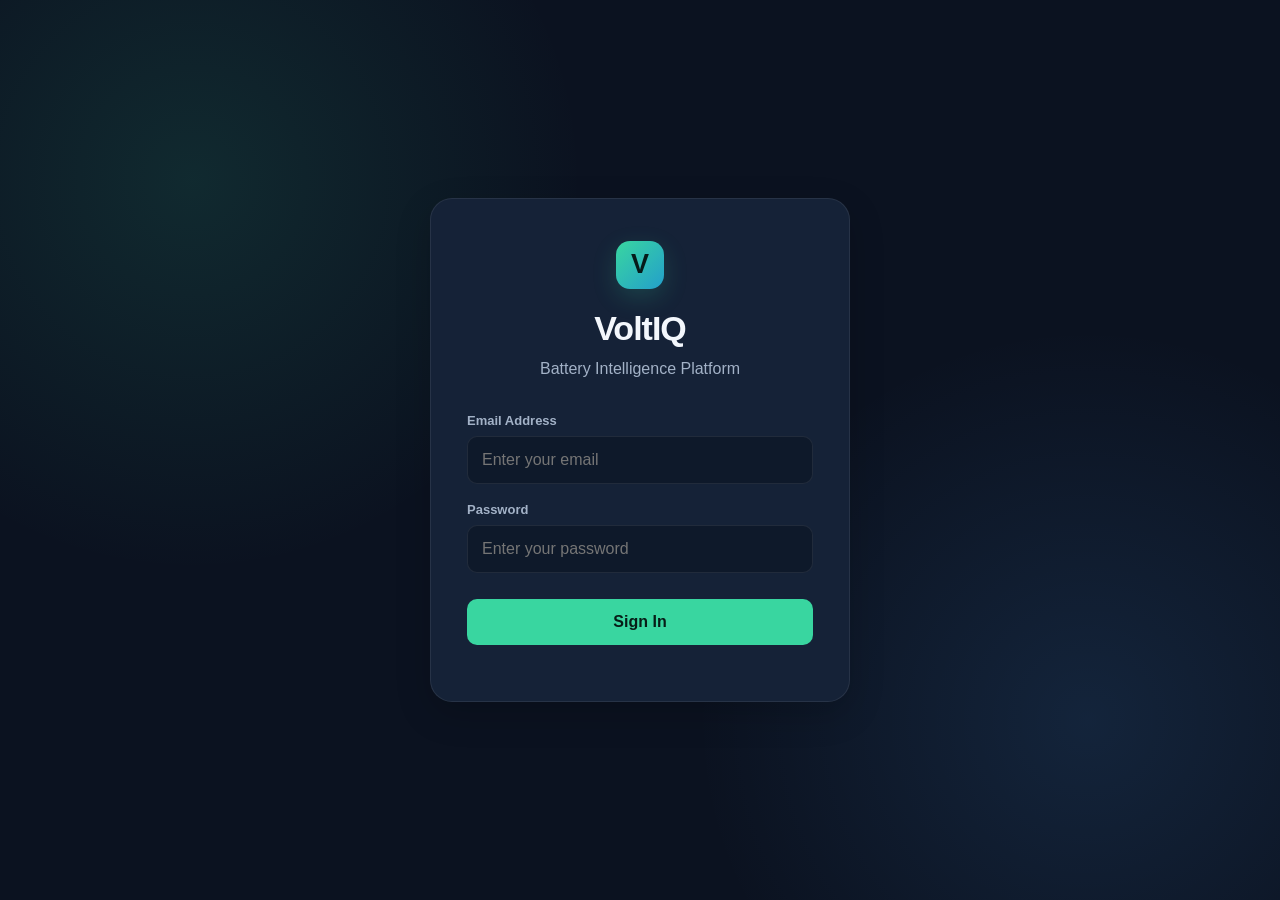
<file: frontend_backup_before_restore/index.html>
<!DOCTYPE html>
<html lang="en">
<head>
    <meta charset="UTF-8">
    <meta name="viewport" content="width=device-width, initial-scale=1.0">
    <meta name="theme-color" content="#101827">
    <title>VoltIQ | Battery Intelligence</title>
    <link rel="stylesheet" href="styles.css">
</head>
<body>

<!-- LOGIN SCREEN -->
<div id="loginScreen" class="login-screen">
    <div class="login-card">
        <div class="brand-mark">V</div>
        <h1>VoltIQ</h1>
        <p>Battery Intelligence Platform</p>

        <form id="loginForm">
            <label for="email">Email Address</label>
            <input
                type="email"
                id="email"
                placeholder="Enter your email"
                autocomplete="username"
                required
            >

            <label for="password">Password</label>
            <input
                type="password"
                id="password"
                placeholder="Enter your password"
                autocomplete="current-password"
                required
            >

            <button type="submit" id="loginButton">Sign In</button>
            <p id="loginError" class="error-message"></p>
        </form>
    </div>
</div>

<!-- MAIN APPLICATION -->
<div id="app" class="app-layout" style="display:none;">

    <!-- SIDEBAR -->
    <aside class="sidebar">

        <div class="sidebar-brand">
            <div class="brand-mark">V</div>
            <div>
                <h2>VoltIQ</h2>
                <span>BATTERY INTELLIGENCE</span>
            </div>
        </div>

        <div class="sidebar-label">WORKSPACE</div>

        <nav class="sidebar-nav">

            <button class="nav-item active" data-page="overview">
                <span class="nav-icon">▦</span>
                <span>Overview</span>
            </button>

            <button class="nav-item" data-page="monitor">
                <span class="nav-icon">▣</span>
                <span>Battery Monitor</span>
            </button>

            <button class="nav-item" data-page="alerts">
                <span class="nav-icon">♧</span>
                <span>Alerts & Notifications</span>
                <span id="alertBadge" class="nav-badge">0</span>
            </button>

            <button class="nav-item" data-page="charging">
                <span class="nav-icon">↕</span>
                <span>Charging & Discharging</span>
            </button>

            <button class="nav-item" data-page="reports">
                <span class="nav-icon">▤</span>
                <span>Reports</span>
            </button>

            <button class="nav-item" data-page="settings">
                <span class="nav-icon">⚙</span>
                <span>Settings</span>
            </button>

        </nav>

        <!-- USER GUIDE AT THE BOTTOM -->
        <div class="sidebar-bottom">

            <div class="sidebar-label">LEARN</div>

            <button class="nav-item guide-nav-item" data-page="guide">
                <span class="nav-icon">ⓘ</span>
                <span>Battery User Guide</span>
                <span class="guide-arrow">›</span>
            </button>

            <div class="sidebar-user">
                <div class="user-avatar">U</div>

                <div class="user-details">
                    <strong id="sidebarUserName">VoltIQ User</strong>
                    <span id="sidebarUserRole">Battery Account</span>
                </div>

                <button
                    id="logoutButton"
                    class="logout-button"
                    type="button"
                    title="Sign out"
                >↪</button>
            </div>

        </div>
    </aside>

    <!-- MAIN CONTENT -->
    <main class="main-content">

        <!-- TOP HEADER -->
        <header class="topbar">

            <div>
                <h1 id="pageTitle">Overview</h1>
                <p id="pageSubtitle">
                    Your battery performance at a glance.
                </p>
            </div>

            <div class="topbar-right">

                <div class="connection-status" id="connectionStatus">
                    <span class="status-dot"></span>
                    <span id="connectionText">Not connected</span>
                </div>

                <div class="topbar-date" id="currentDate"></div>

            </div>
        </header>

        <!-- DEMO AND LIVE MODE -->
        <section class="mode-panel">

            <div class="mode-heading">

                <div>
                    <span class="eyebrow">OPERATING MODE</span>
                    <h2>Choose your monitoring mode</h2>
                    <p>
                        Demo Mode displays sample readings.
                        Live Mode displays actual ESP32 readings.
                    </p>
                </div>

                <div class="mode-switch">

                    <button
                        id="demoModeButton"
                        class="mode-button active"
                        type="button"
                    >
                        Demo Mode
                    </button>

                    <button
                        id="liveModeButton"
                        class="mode-button"
                        type="button"
                    >
                        Live Mode
                    </button>

                </div>

            </div>

            <div id="modeNotice" class="mode-notice demo-notice">
                <strong>DEMO MODE</strong>
                <span>
                    Sample readings are being displayed.
                    These are not readings from your physical battery.
                </span>
            </div>

        </section>

        <!-- ================================= -->
        <!-- OVERVIEW PAGE -->
        <!-- ================================= -->

        <section id="page-overview" class="page-section active">

            <div class="section-heading">

                <div>
                    <h2>Battery Overview</h2>
                    <p>
                        Monitor your 12V, 7Ah lead-acid battery.
                    </p>
                </div>

                <span class="battery-spec-tag">
                    12V · 7Ah · Lead-Acid
                </span>

            </div>

            <!-- BATTERY METRICS -->
            <div class="metric-grid">

                <article class="metric-card">

                    <div class="metric-top">
                        <span>State of Charge</span>
                        <span class="metric-icon">🔋</span>
                    </div>

                    <div class="metric-value" id="overviewSoc">
                        --<small>%</small>
                    </div>

                    <div class="progress-track">
                        <div id="socProgress" class="progress-fill"></div>
                    </div>

                    <p id="socStatus">Waiting for readings</p>

                </article>

                <article class="metric-card">

                    <div class="metric-top">
                        <span>Battery Voltage</span>
                        <span class="metric-icon">⚡</span>
                    </div>

                    <div class="metric-value" id="overviewVoltage">
                        --<small> V</small>
                    </div>

                    <p>Measured battery voltage</p>

                </article>

                <article class="metric-card">

                    <div class="metric-top">
                        <span>Current</span>
                        <span class="metric-icon">↯</span>
                    </div>

                    <div class="metric-value" id="overviewCurrent">
                        --<small> A</small>
                    </div>

                    <p>Measured battery current</p>

                </article>

                <article class="metric-card">

                    <div class="metric-top">
                        <span>Temperature</span>
                        <span class="metric-icon">🌡</span>
                    </div>

                    <div class="metric-value" id="overviewTemperature">
                        --<small> °C</small>
                    </div>

                    <p id="temperatureStatus">
                        Waiting for readings
                    </p>

                </article>

            </div>

            <!-- HEALTH AND POWER -->
            <div class="overview-grid">

                <article class="panel health-panel">

                    <div class="panel-heading">

                        <div>
                            <span class="eyebrow">BATTERY CONDITION</span>
                            <h3>Battery Health Analysis</h3>
                        </div>

                        <span id="healthBadge" class="status-pill neutral">
                            Awaiting data
                        </span>

                    </div>

                    <div class="health-score-area">

                        <div class="health-ring" id="healthRing">

                            <div>
                                <strong id="overviewSoh">--</strong>
                                <span>SOH %</span>
                            </div>

                        </div>

                        <div class="health-description">
                            <h4 id="healthTitle">
                                Health analysis pending
                            </h4>

                            <p id="healthDescription">
                                Battery health will appear when a valid
                                SOH reading is available.
                            </p>
                        </div>

                    </div>

                    <div class="health-details">

                        <div>
                            <span>Battery type</span>
                            <strong>Lead-Acid</strong>
                        </div>

                        <div>
                            <span>Rated voltage</span>
                            <strong>12V</strong>
                        </div>

                        <div>
                            <span>Rated capacity</span>
                            <strong>7Ah</strong>
                        </div>

                    </div>

                </article>

                <article class="panel">

                    <div class="panel-heading">

                        <div>
                            <span class="eyebrow">POWER</span>
                            <h3>Power Overview</h3>
                        </div>

                    </div>

                    <div class="power-value" id="overviewPower">
                        -- <small>kW</small>
                    </div>

                    <p class="muted-text">
                        Calculated or reported battery power
                    </p>

                    <div class="power-info">

                        <div>
                            <span>Operating state</span>
                            <strong id="operatingState">Unknown</strong>
                        </div>

                        <div>
                            <span>Last update</span>
                            <strong id="lastUpdated">No data</strong>
                        </div>

                    </div>

                </article>

            </div>

            <!-- RECENT ALERTS -->
            <article class="panel">

                <div class="panel-heading">

                    <div>
                        <span class="eyebrow">LATEST EVENTS</span>
                        <h3>Recent Battery Alerts</h3>
                    </div>

                    <button
                        class="text-button"
                        data-page="alerts"
                        type="button"
                    >
                        View all alerts →
                    </button>

                </div>

                <div id="overviewAlerts" class="empty-state">
                    No alerts to display.
                </div>

            </article>

        </section>

        <!-- ================================= -->
        <!-- BATTERY MONITOR PAGE -->
        <!-- ================================= -->

        <section id="page-monitor" class="page-section">

            <div class="section-heading">

                <div>
                    <h2>Battery Monitor</h2>
                    <p>
                        Detailed electrical and thermal measurements.
                    </p>
                </div>

            </div>

            <div class="metric-grid">

                <article class="metric-card">
                    <span>Voltage</span>
                    <div class="metric-value" id="monitorVoltage">
                        --<small> V</small>
                    </div>
                </article>

                <article class="metric-card">
                    <span>Current</span>
                    <div class="metric-value" id="monitorCurrent">
                        --<small> A</small>
                    </div>
                </article>

                <article class="metric-card">
                    <span>Power</span>
                    <div class="metric-value" id="monitorPower">
                        --<small> kW</small>
                    </div>
                </article>

                <article class="metric-card">
                    <span>Temperature</span>
                    <div class="metric-value" id="monitorTemperature">
                        --<small> °C</small>
                    </div>
                </article>

            </div>

            <article class="panel">

                <div class="panel-heading">
                    <h3>Battery Technical Specifications</h3>
                </div>

                <div class="spec-grid">

                    <div>
                        <span>Battery chemistry</span>
                        <strong>Lead-Acid</strong>
                    </div>

                    <div>
                        <span>Nominal voltage</span>
                        <strong>12V</strong>
                    </div>

                    <div>
                        <span>Rated capacity</span>
                        <strong>7Ah</strong>
                    </div>

                    <div>
                        <span>Rated energy</span>
                        <strong>84Wh nominal</strong>
                    </div>

                    <div>
                        <span>Monitoring device</span>
                        <strong>ESP32</strong>
                    </div>

                    <div>
                        <span>Data source</span>
                        <strong id="monitorDataSource">Demo sample</strong>
                    </div>

                </div>

            </article>

            <article class="panel">

                <div class="panel-heading">
                    <h3>Latest Device Reading</h3>
                </div>

                <div id="deviceReading" class="empty-state">
                    No device reading available.
                </div>

            </article>

        </section>

        <!-- ================================= -->
        <!-- ALERTS PAGE -->
        <!-- ================================= -->

        <section id="page-alerts" class="page-section">

            <div class="section-heading">

                <div>
                    <h2>Alerts & Notifications</h2>
                    <p>
                        Review battery warnings and critical events.
                    </p>
                </div>

            </div>

            <div class="alert-summary-grid">

                <div class="metric-card">
                    <span>Total Alerts</span>
                    <div id="totalAlerts" class="metric-value">0</div>
                </div>

                <div class="metric-card">
                    <span>Warnings</span>
                    <div id="warningAlerts" class="metric-value">0</div>
                </div>

                <div class="metric-card">
                    <span>Critical Alerts</span>
                    <div id="criticalAlerts" class="metric-value">0</div>
                </div>

            </div>

            <article class="panel">

                <div class="panel-heading">
                    <h3>Alert History</h3>
                </div>

                <div id="alertsList" class="empty-state">
                    No alerts available.
                </div>

            </article>

        </section>

        <!-- ================================= -->
        <!-- CHARGING AND DISCHARGING PAGE -->
        <!-- ================================= -->

        <section id="page-charging" class="page-section">

            <div class="section-heading">

                <div>
                    <h2>Charging & Discharging</h2>
                    <p>
                        Understand how your battery stores and supplies energy.
                    </p>
                </div>

            </div>

            <div class="metric-grid">

                <article class="metric-card">
                    <span>State of Charge</span>
                    <div id="chargingSoc" class="metric-value">
                        --<small>%</small>
                    </div>
                </article>

                <article class="metric-card">
                    <span>Current</span>
                    <div id="chargingCurrent" class="metric-value">
                        --<small> A</small>
                    </div>
                </article>

                <article class="metric-card">
                    <span>Voltage</span>
                    <div id="chargingVoltage" class="metric-value">
                        --<small> V</small>
                    </div>
                </article>

            </div>

            <article class="panel">

                <div class="panel-heading">
                    <h3>Operating State</h3>
                </div>

                <div id="chargingState" class="empty-state">
                    Waiting for battery readings.
                </div>

                <p class="muted-text">
                    Charging or discharging direction must be determined
                    from the actual sensor wiring and current-sign convention.
                </p>

            </article>

        </section>

        <!-- ================================= -->
        <!-- REPORTS PAGE -->
        <!-- ================================= -->

        <section id="page-reports" class="page-section">

            <div class="section-heading">

                <div>
                    <h2>Reports</h2>
                    <p>
                        Review the latest available battery information.
                    </p>
                </div>

            </div>

            <article class="panel">

                <div class="panel-heading">
                    <h3>Battery Report</h3>
                </div>

                <div id="reportContent" class="empty-state">
                    Report information will appear when readings are available.
                </div>

            </article>

        </section>

        <!-- ================================= -->
        <!-- SETTINGS PAGE -->
        <!-- ================================= -->

        <section id="page-settings" class="page-section">

            <div class="section-heading">

                <div>
                    <h2>Settings</h2>
                    <p>
                        Configure battery warning thresholds and preferences.
                    </p>
                </div>

            </div>

            <form id="settingsForm" class="panel settings-form">

                <h3>Battery Warning Thresholds</h3>

                <div class="settings-grid">

                    <label>
                        Temperature warning (°C)
                        <input
                            type="number"
                            id="temperatureWarning"
                            min="0"
                            max="100"
                            step="0.5"
                            value="40"
                        >
                    </label>

                    <label>
                        Temperature critical (°C)
                        <input
                            type="number"
                            id="temperatureCritical"
                            min="0"
                            max="120"
                            step="0.5"
                            value="45"
                        >
                    </label>

                    <label>
                        Low SOC warning (%)
                        <input
                            type="number"
                            id="socWarning"
                            min="0"
                            max="100"
                            step="1"
                            value="20"
                        >
                    </label>

                    <label>
                        Low SOH warning (%)
                        <input
                            type="number"
                            id="sohWarning"
                            min="0"
                            max="100"
                            step="1"
                            value="70"
                        >
                    </label>

                </div>

                <h3>Notification Preferences</h3>

                <label class="checkbox-row">
                    <input type="checkbox" id="emailEnabled">
                    Enable email notifications
                </label>

                <label class="checkbox-row">
                    <input type="checkbox" id="whatsappEnabled">
                    Enable WhatsApp notifications
                </label>

                <label class="checkbox-row">
                    <input type="checkbox" id="weeklyReports">
                    Enable weekly reports
                </label>

                <button type="submit" class="primary-button">
                    Save Settings
                </button>

                <p id="settingsMessage" class="form-message"></p>

            </form>

        </section>

        <!-- ================================= -->
        <!-- BATTERY USER GUIDE PAGE -->
        <!-- LAST PAGE IN NAVIGATION -->
        <!-- ================================= -->

        <section id="page-guide" class="page-section">

            <div class="section-heading">

                <div>
                    <span class="eyebrow">VOLT IQ LEARNING CENTER</span>
                    <h2>Battery User Guide</h2>
                    <p>
                        Learn about your 12V, 7Ah lead-acid battery.
                    </p>
                </div>

            </div>

            <article class="guide-card">

                <details>
                    <summary>
                        1. Understanding Your 12V, 7Ah Battery
                    </summary>

                    <div class="guide-content">
                        <p>
                            Your battery is a 12V, 7Ah lead-acid battery.
                            Its nominal energy is approximately 84Wh
                            (12V × 7Ah). Actual usable energy depends on
                            battery condition, load, temperature and
                            discharge rate.
                        </p>
                    </div>
                </details>

                <details>
                    <summary>
                        2. What Is State of Charge (SOC)?
                    </summary>

                    <div class="guide-content">
                        <p>
                            SOC estimates how much charge remains in
                            the battery. It is expressed as a percentage.
                            A high SOC indicates more remaining charge.
                            A low SOC indicates that the battery may
                            need charging.
                        </p>
                    </div>
                </details>

                <details>
                    <summary>
                        3. What Is State of Health (SOH)?
                    </summary>

                    <div class="guide-content">
                        <p>
                            SOH estimates the battery's condition
                            compared with its original condition.
                            A reliable SOH estimate requires suitable
                            battery measurements and an estimation method.
                            It should not be presented as measured data
                            if the device does not provide it.
                        </p>
                    </div>
                </details>

                <details>
                    <summary>
                        4. Understanding Voltage and Current
                    </summary>

                    <div class="guide-content">
                        <p>
                            Voltage describes the electrical potential
                            of the battery. Current describes the rate
                            of electrical flow. The sign of current
                            depends on how the sensor is connected
                            and configured.
                        </p>
                    </div>
                </details>

                <details>
                    <summary>
                        5. Understanding Battery Temperature
                    </summary>

                    <div class="guide-content">
                        <p>
                            Temperature monitoring helps identify
                            overheating conditions. The temperature
                            sensor's location matters: an ambient
                            temperature reading may differ from
                            the actual battery temperature.
                        </p>
                    </div>
                </details>

                <details>
                    <summary>
                        6. Demo Mode vs Live Mode
                    </summary>

                    <div class="guide-content">

                        <p>
                            <strong>Demo Mode:</strong>
                            Displays sample readings for exploring
                            the dashboard. These are not measurements
                            from your physical battery.
                        </p>

                        <p>
                            <strong>Live Mode:</strong>
                            Displays readings received from your ESP32.
                            If the device is disconnected or has not
                            sent data, the dashboard should show that
                            live readings are unavailable rather than
                            inventing values.
                        </p>

                    </div>
                </details>

                <details>
                    <summary>
                        7. Battery Safety Reminders
                    </summary>

                    <div class="guide-content">
                        <p>
                            Use a charger designed for your battery type.
                            Avoid short circuits, incorrect polarity,
                            overheating and physical damage. Follow the
                            battery manufacturer's charging and handling
                            instructions.
                        </p>
                    </div>
                </details>

            </article>

        </section>

        <!-- FOOTER -->
        <footer class="app-footer">
            <span>VoltIQ Battery Intelligence</span>
            <span>12V · 7Ah Lead-Acid Battery</span>
        </footer>

    </main>

</div>

<!-- TOAST NOTIFICATIONS -->
<div id="toastContainer" class="toast-container"></div>

<!-- APPLICATION JAVASCRIPT -->
<script src="app.js"></script>

</body>
</html>
</file>
<file: frontend_backup_before_restore/styles.css>
/* =========================================================
   VOLTIQ - BATTERY INTELLIGENCE
   Complete responsive stylesheet
   ========================================================= */

:root {
    --background: #0b1220;
    --sidebar: #101a2b;
    --surface: #152237;
    --surface-light: #1b2b42;
    --surface-hover: #20334d;

    --primary: #39d6a0;
    --primary-dark: #1dbb86;
    --secondary: #50a7ff;

    --text: #f3f7fc;
    --text-secondary: #a3b2c7;
    --muted: #72839a;

    --border: rgba(255, 255, 255, 0.08);

    --success: #35d49a;
    --warning: #f4bd55;
    --danger: #ff6475;

    --radius: 16px;
    --shadow: 0 12px 35px rgba(0, 0, 0, 0.18);
}

* {
    margin: 0;
    padding: 0;
    box-sizing: border-box;
}

html {
    scroll-behavior: smooth;
}

body {
    font-family: Inter, "Segoe UI", Arial, sans-serif;
    background: var(--background);
    color: var(--text);
    min-height: 100vh;
}

button,
input {
    font: inherit;
}

button {
    cursor: pointer;
}

button:disabled {
    opacity: 0.6;
    cursor: not-allowed;
}

p {
    color: var(--text-secondary);
    line-height: 1.6;
}

h1,
h2,
h3,
h4 {
    color: var(--text);
}

/* =========================================================
   LOGIN SCREEN
   ========================================================= */

.login-screen {
    min-height: 100vh;
    display: flex;
    align-items: center;
    justify-content: center;
    padding: 24px;
    background:
        radial-gradient(circle at 15% 20%, rgba(57, 214, 160, 0.12), transparent 30%),
        radial-gradient(circle at 85% 80%, rgba(80, 167, 255, 0.12), transparent 30%),
        var(--background);
}

.login-card {
    width: 100%;
    max-width: 420px;
    padding: 42px 36px;
    border: 1px solid var(--border);
    background: var(--surface);
    border-radius: 22px;
    box-shadow: var(--shadow);
}

.brand-mark {
    width: 48px;
    height: 48px;
    display: flex;
    align-items: center;
    justify-content: center;
    border-radius: 14px;
    background: linear-gradient(135deg, #39d6a0, #239fcb);
    color: #061b1a;
    font-size: 27px;
    font-weight: 900;
    box-shadow: 0 8px 25px rgba(57, 214, 160, 0.18);
}

.login-card .brand-mark {
    margin: 0 auto 20px;
}

.login-card h1 {
    text-align: center;
    font-size: 34px;
    letter-spacing: -1px;
}

.login-card > p {
    text-align: center;
    margin: 8px 0 32px;
}

.login-card label {
    display: block;
    margin: 18px 0 8px;
    color: var(--text-secondary);
    font-size: 13px;
    font-weight: 600;
}

.login-card input {
    width: 100%;
    padding: 14px;
    border: 1px solid var(--border);
    border-radius: 10px;
    background: #0e192a;
    color: var(--text);
    outline: none;
    transition: 0.2s;
}

.login-card input:focus {
    border-color: var(--primary);
    box-shadow: 0 0 0 3px rgba(57, 214, 160, 0.1);
}

.login-card button {
    width: 100%;
    margin-top: 26px;
    padding: 14px;
    border: none;
    border-radius: 10px;
    background: var(--primary);
    color: #071d17;
    font-weight: 800;
    transition: 0.2s;
}

.login-card button:hover {
    background: var(--primary-dark);
    transform: translateY(-1px);
}

.error-message {
    color: var(--danger);
    font-size: 13px;
    margin-top: 14px;
}

/* =========================================================
   MAIN APPLICATION LAYOUT
   ========================================================= */

.app-layout {
    min-height: 100vh;
    display: flex;
}

.sidebar {
    width: 260px;
    min-width: 260px;
    min-height: 100vh;
    padding: 25px 17px 18px;
    display: flex;
    flex-direction: column;
    background: var(--sidebar);
    border-right: 1px solid var(--border);
    position: sticky;
    top: 0;
    height: 100vh;
    overflow-y: auto;
}

.sidebar-brand {
    display: flex;
    align-items: center;
    gap: 12px;
    padding: 0 10px 34px;
}

.sidebar-brand h2 {
    font-size: 22px;
    letter-spacing: -0.5px;
}

.sidebar-brand span {
    display: block;
    color: var(--muted);
    font-size: 9px;
    letter-spacing: 1.3px;
    margin-top: 4px;
}

.sidebar-label {
    color: #65758d;
    font-size: 10px;
    font-weight: 800;
    letter-spacing: 1.4px;
    padding: 10px 12px;
}

.sidebar-nav {
    display: flex;
    flex-direction: column;
    gap: 6px;
}

.nav-item {
    width: 100%;
    display: flex;
    align-items: center;
    gap: 12px;
    min-height: 46px;
    padding: 11px 13px;
    border: 1px solid transparent;
    border-radius: 10px;
    background: transparent;
    color: var(--text-secondary);
    text-align: left;
    font-size: 13px;
    font-weight: 600;
    transition: 0.2s;
}

.nav-item:hover {
    background: var(--surface-hover);
    color: var(--text);
}

.nav-item.active {
    background: rgba(57, 214, 160, 0.12);
    color: var(--primary);
    border-color: rgba(57, 214, 160, 0.12);
}

.nav-icon {
    width: 21px;
    text-align: center;
    font-size: 17px;
}

.nav-badge {
    min-width: 21px;
    height: 21px;
    display: inline-flex;
    align-items: center;
    justify-content: center;
    margin-left: auto;
    padding: 0 6px;
    border-radius: 20px;
    background: rgba(255, 100, 117, 0.15);
    color: var(--danger);
    font-size: 10px;
    font-weight: 800;
}

.sidebar-bottom {
    margin-top: auto;
    padding-top: 25px;
}

.guide-nav-item {
    margin-bottom: 22px;
}

.guide-arrow {
    margin-left: auto;
    font-size: 20px;
}

.sidebar-user {
    display: flex;
    align-items: center;
    gap: 10px;
    padding: 15px 8px 0;
    border-top: 1px solid var(--border);
}

.user-avatar {
    width: 35px;
    height: 35px;
    display: flex;
    align-items: center;
    justify-content: center;
    border-radius: 50%;
    background: linear-gradient(135deg, #39d6a0, #50a7ff);
    color: #071b20;
    font-weight: 900;
}

.user-details {
    min-width: 0;
    flex: 1;
}

.user-details strong {
    display: block;
    font-size: 12px;
    overflow: hidden;
    text-overflow: ellipsis;
    white-space: nowrap;
}

.user-details span {
    display: block;
    color: var(--muted);
    font-size: 10px;
    margin-top: 4px;
}

.logout-button {
    border: none;
    background: transparent;
    color: var(--text-secondary);
    font-size: 21px;
    padding: 5px;
}

.logout-button:hover {
    color: var(--danger);
}

/* =========================================================
   MAIN CONTENT AND TOP BAR
   ========================================================= */

.main-content {
    flex: 1;
    min-width: 0;
    padding: 30px 36px;
    overflow-x: hidden;
}

.topbar {
    display: flex;
    align-items: center;
    justify-content: space-between;
    gap: 20px;
    margin-bottom: 28px;
}

.topbar h1 {
    font-size: 27px;
    font-weight: 800;
    letter-spacing: -0.7px;
}

.topbar p {
    font-size: 13px;
    margin-top: 5px;
}

.topbar-right {
    display: flex;
    align-items: center;
    gap: 20px;
}

.connection-status {
    display: flex;
    align-items: center;
    gap: 8px;
    color: var(--text-secondary);
    font-size: 12px;
    font-weight: 600;
}

.status-dot {
    width: 8px;
    height: 8px;
    display: inline-block;
    border-radius: 50%;
    background: var(--warning);
    box-shadow: 0 0 9px rgba(244, 189, 85, 0.4);
}

.connection-status.connected .status-dot {
    background: var(--success);
    box-shadow: 0 0 9px rgba(53, 212, 154, 0.5);
}

.connection-status.disconnected .status-dot {
    background: var(--danger);
    box-shadow: 0 0 9px rgba(255, 100, 117, 0.4);
}

.topbar-date {
    color: var(--muted);
    font-size: 12px;
}

/* =========================================================
   MODE PANEL
   ========================================================= */

.mode-panel {
    padding: 23px;
    margin-bottom: 30px;
    border: 1px solid var(--border);
    border-radius: var(--radius);
    background: linear-gradient(120deg, #172940, #142236);
    box-shadow: var(--shadow);
}

.mode-heading {
    display: flex;
    align-items: center;
    justify-content: space-between;
    gap: 20px;
}

.eyebrow {
    color: var(--primary);
    font-size: 10px;
    font-weight: 800;
    letter-spacing: 1.4px;
}

.mode-heading h2 {
    margin: 7px 0 5px;
    font-size: 19px;
}

.mode-heading p {
    font-size: 12px;
}

.mode-switch {
    display: flex;
    gap: 6px;
    padding: 5px;
    border-radius: 11px;
    background: #0c1727;
    flex-shrink: 0;
}

.mode-button {
    padding: 11px 17px;
    border: none;
    border-radius: 8px;
    background: transparent;
    color: var(--text-secondary);
    font-size: 12px;
    font-weight: 800;
    transition: 0.2s;
}

.mode-button:hover {
    color: var(--text);
}

.mode-button.active {
    background: var(--primary);
    color: #071c17;
    box-shadow: 0 5px 14px rgba(57, 214, 160, 0.14);
}

#liveModeButton.active {
    background: var(--secondary);
    color: #071626;
}

.mode-notice {
    display: flex;
    align-items: center;
    gap: 12px;
    margin-top: 19px;
    padding: 12px 15px;
    border-radius: 9px;
    font-size: 12px;
}

.mode-notice strong {
    font-size: 10px;
    letter-spacing: 1px;
    white-space: nowrap;
}

.mode-notice span {
    color: var(--text-secondary);
}

.demo-notice {
    background: rgba(244, 189, 85, 0.09);
    border: 1px solid rgba(244, 189, 85, 0.18);
}

.demo-notice strong {
    color: var(--warning);
}

.live-notice {
    background: rgba(80, 167, 255, 0.09);
    border: 1px solid rgba(80, 167, 255, 0.2);
}

.live-notice strong {
    color: var(--secondary);
}

/* =========================================================
   PAGE SECTIONS
   ========================================================= */

.page-section {
    display: none;
    animation: fadeIn 0.25s ease;
}

.page-section.active {
    display: block;
}

@keyframes fadeIn {
    from {
        opacity: 0;
        transform: translateY(5px);
    }

    to {
        opacity: 1;
        transform: translateY(0);
    }
}

.section-heading {
    display: flex;
    align-items: center;
    justify-content: space-between;
    gap: 15px;
    margin-bottom: 20px;
}

.section-heading h2 {
    font-size: 19px;
    font-weight: 800;
}

.section-heading p {
    font-size: 12px;
    margin-top: 5px;
}

.battery-spec-tag {
    padding: 9px 13px;
    border: 1px solid rgba(57, 214, 160, 0.2);
    border-radius: 8px;
    background: rgba(57, 214, 160, 0.07);
    color: var(--primary);
    font-size: 11px;
    font-weight: 700;
    white-space: nowrap;
}

/* =========================================================
   METRIC CARDS
   ========================================================= */

.metric-grid {
    display: grid;
    grid-template-columns: repeat(4, minmax(0, 1fr));
    gap: 16px;
    margin-bottom: 20px;
}

.metric-card {
    min-width: 0;
    padding: 21px;
    border: 1px solid var(--border);
    border-radius: var(--radius);
    background: var(--surface);
    transition: 0.2s;
}

.metric-card:hover {
    border-color: rgba(57, 214, 160, 0.25);
    transform: translateY(-2px);
}

.metric-top {
    display: flex;
    align-items: center;
    justify-content: space-between;
    gap: 8px;
}

.metric-card > span,
.metric-top > span:first-child {
    color: var(--text-secondary);
    font-size: 12px;
    font-weight: 600;
}

.metric-icon {
    width: 34px;
    height: 34px;
    display: flex;
    align-items: center;
    justify-content: center;
    border-radius: 9px;
    background: rgba(57, 214, 160, 0.1);
    font-size: 16px;
}

.metric-value {
    margin: 17px 0 9px;
    color: var(--text);
    font-size: 29px;
    font-weight: 800;
    letter-spacing: -1px;
    overflow-wrap: anywhere;
}

.metric-value small {
    color: var(--text-secondary);
    font-size: 13px;
    font-weight: 600;
    letter-spacing: 0;
}

.metric-card p {
    font-size: 11px;
    margin-top: 7px;
}

/* =========================================================
   PROGRESS BAR
   ========================================================= */

.progress-track {
    width: 100%;
    height: 6px;
    overflow: hidden;
    border-radius: 10px;
    background: #26374c;
    margin-top: 13px;
}

.progress-fill {
    width: 0;
    height: 100%;
    border-radius: 10px;
    background: linear-gradient(90deg, #25bd87, #58e6b6);
    transition: width 0.5s ease;
}

/* =========================================================
   PANELS
   ========================================================= */

.panel {
    padding: 23px;
    margin-bottom: 20px;
    border: 1px solid var(--border);
    border-radius: var(--radius);
    background: var(--surface);
    box-shadow: var(--shadow);
}

.panel-heading {
    display: flex;
    align-items: center;
    justify-content: space-between;
    gap: 12px;
    margin-bottom: 22px;
}

.panel-heading h3 {
    font-size: 15px;
    font-weight: 800;
}

.panel-heading .eyebrow {
    display: block;
    margin-bottom: 6px;
}

.text-button {
    border: none;
    background: transparent;
    color: var(--primary);
    font-size: 11px;
    font-weight: 700;
}

.text-button:hover {
    color: #82f0ca;
}

/* =========================================================
   OVERVIEW GRID
   ========================================================= */

.overview-grid {
    display: grid;
    grid-template-columns: 1.4fr 1fr;
    gap: 18px;
    margin-bottom: 20px;
}

.overview-grid .panel {
    margin-bottom: 0;
}

.health-score-area {
    display: flex;
    align-items: center;
    gap: 23px;
    padding: 10px 0 22px;
}

.health-ring {
    width: 125px;
    height: 125px;
    min-width: 125px;
    display: flex;
    align-items: center;
    justify-content: center;
    border-radius: 50%;
    background: conic-gradient(
        var(--primary) 0%,
        var(--primary) 75%,
        #253244 75%,
        #253244 100%
    );
    position: relative;
}

.health-ring::before {
    content: "";
    position: absolute;
    width: 99px;
    height: 99px;
    border-radius: 50%;
    background: var(--surface);
}

.health-ring > div {
    position: relative;
    z-index: 1;
    text-align: center;
}

.health-ring strong {
    display: block;
    font-size: 28px;
}

.health-ring span {
    display: block;
    margin-top: 3px;
    color: var(--muted);
    font-size: 10px;
}

.health-description h4 {
    margin-bottom: 7px;
    font-size: 14px;
}

.health-description p {
    font-size: 12px;
}

.health-details {
    display: grid;
    grid-template-columns: repeat(3, 1fr);
    gap: 10px;
    padding-top: 18px;
    border-top: 1px solid var(--border);
}

.health-details span,
.health-details strong {
    display: block;
}

.health-details span {
    color: var(--muted);
    font-size: 10px;
    margin-bottom: 7px;
}

.health-details strong {
    font-size: 12px;
}

.status-pill {
    padding: 7px 10px;
    border-radius: 20px;
    font-size: 10px;
    font-weight: 800;
}

.status-pill.good {
    background: rgba(53, 212, 154, 0.12);
    color: var(--success);
}

.status-pill.warning {
    background: rgba(244, 189, 85, 0.12);
    color: var(--warning);
}

.status-pill.critical {
    background: rgba(255, 100, 117, 0.12);
    color: var(--danger);
}

.status-pill.neutral {
    background: rgba(163, 178, 199, 0.1);
    color: var(--text-secondary);
}

/* =========================================================
   POWER OVERVIEW
   ========================================================= */

.power-value {
    margin: 24px 0 8px;
    font-size: 37px;
    font-weight: 900;
    letter-spacing: -1px;
}

.power-value small {
    color: var(--text-secondary);
    font-size: 15px;
}

.muted-text {
    color: var(--muted);
    font-size: 11px;
}

.power-info {
    display: flex;
    flex-direction: column;
    gap: 16px;
    margin-top: 26px;
    padding-top: 18px;
    border-top: 1px solid var(--border);
}

.power-info div {
    display: flex;
    justify-content: space-between;
    gap: 12px;
}

.power-info span {
    color: var(--muted);
    font-size: 11px;
}

.power-info strong {
    font-size: 11px;
}

/* =========================================================
   EMPTY STATES
   ========================================================= */

.empty-state {
    padding: 25px;
    border: 1px dashed rgba(255, 255, 255, 0.1);
    border-radius: 10px;
    color: var(--muted);
    text-align: center;
    font-size: 12px;
}

/* =========================================================
   ALERTS
   ========================================================= */

.alert-summary-grid {
    display: grid;
    grid-template-columns: repeat(3, minmax(0, 1fr));
    gap: 16px;
    margin-bottom: 20px;
}

.alert-item {
    display: flex;
    align-items: flex-start;
    justify-content: space-between;
    gap: 15px;
    padding: 16px;
    margin-bottom: 10px;
    border: 1px solid var(--border);
    border-left: 3px solid var(--secondary);
    border-radius: 10px;
    background: rgba(255, 255, 255, 0.02);
}

.alert-item.warning {
    border-left-color: var(--warning);
}

.alert-item.critical {
    border-left-color: var(--danger);
}

.alert-item-content {
    min-width: 0;
}

.alert-item-content strong {
    font-size: 13px;
}

.alert-item-content p {
    font-size: 11px;
    margin: 5px 0;
}

.alert-item-content small {
    color: var(--muted);
    font-size: 10px;
}

.alert-item-actions {
    display: flex;
    flex-direction: column;
    align-items: flex-end;
    gap: 8px;
}

.severity-label {
    font-size: 9px;
    font-weight: 900;
    color: var(--text-secondary);
}

.critical .severity-label {
    color: var(--danger);
}

.warning .severity-label {
    color: var(--warning);
}

.acknowledge-button {
    padding: 7px 10px;
    border: 1px solid rgba(57, 214, 160, 0.2);
    border-radius: 7px;
    background: rgba(57, 214, 160, 0.08);
    color: var(--primary);
    font-size: 10px;
    font-weight: 700;
}

.acknowledge-button:hover {
    background: rgba(57, 214, 160, 0.17);
}

.acknowledged-label {
    color: var(--success);
    font-size: 10px;
}

/* =========================================================
   SPECIFICATION GRID
   ========================================================= */

.spec-grid {
    display: grid;
    grid-template-columns: repeat(3, minmax(0, 1fr));
    gap: 20px;
}

.spec-grid > div {
    display: flex;
    flex-direction: column;
    gap: 7px;
    padding: 13px;
    border-radius: 9px;
    background: rgba(255, 255, 255, 0.025);
}

.spec-grid span {
    color: var(--muted);
    font-size: 11px;
}

.spec-grid strong {
    font-size: 12px;
    overflow-wrap: anywhere;
}

/* =========================================================
   SETTINGS
   ========================================================= */

.settings-form h3 {
    margin-bottom: 18px;
    font-size: 14px;
}

.settings-form h3:not(:first-child) {
    margin-top: 32px;
}

.settings-grid {
    display: grid;
    grid-template-columns: repeat(2, minmax(0, 1fr));
    gap: 18px;
}

.settings-grid label {
    display: flex;
    flex-direction: column;
    gap: 8px;
    color: var(--text-secondary);
    font-size: 12px;
    font-weight: 600;
}

.settings-grid input {
    width: 100%;
    padding: 12px;
    border: 1px solid var(--border);
    border-radius: 8px;
    outline: none;
    background: #0e192a;
    color: var(--text);
}

.settings-grid input:focus {
    border-color: var(--primary);
}

.checkbox-row {
    display: flex;
    align-items: center;
    gap: 11px;
    margin: 15px 0;
    color: var(--text-secondary);
    font-size: 12px;
    cursor: pointer;
}

.checkbox-row input {
    width: 16px;
    height: 16px;
    accent-color: var(--primary);
}

.primary-button {
    padding: 12px 22px;
    margin-top: 16px;
    border: none;
    border-radius: 9px;
    background: var(--primary);
    color: #071d17;
    font-size: 12px;
    font-weight: 800;
    transition: 0.2s;
}

.primary-button:hover {
    background: var(--primary-dark);
    transform: translateY(-1px);
}

.form-message {
    margin-top: 12px;
    color: var(--success);
    font-size: 12px;
}

/* =========================================================
   BATTERY USER GUIDE
   ========================================================= */

.guide-card {
    padding: 10px 22px;
    border: 1px solid var(--border);
    border-radius: var(--radius);
    background: var(--surface);
    box-shadow: var(--shadow);
}

.guide-card details {
    border-bottom: 1px solid var(--border);
}

.guide-card details:last-child {
    border-bottom: none;
}

.guide-card summary {
    display: flex;
    align-items: center;
    justify-content: space-between;
    gap: 15px;
    padding: 21px 5px;
    color: var(--text);
    font-size: 13px;
    font-weight: 700;
    cursor: pointer;
    list-style: none;
    transition: 0.2s;
}

.guide-card summary::-webkit-details-marker {
    display: none;
}

.guide-card summary::after {
    content: "+";
    display: flex;
    align-items: center;
    justify-content: center;
    width: 25px;
    height: 25px;
    flex-shrink: 0;
    border-radius: 7px;
    background: rgba(57, 214, 160, 0.1);
    color: var(--primary);
    font-size: 18px;
}

.guide-card details[open] summary::after {
    content: "−";
}

.guide-card summary:hover {
    color: var(--primary);
}

.guide-content {
    padding: 0 5px 21px;
}

.guide-content p {
    margin-bottom: 10px;
    font-size: 12px;
    line-height: 1.8;
}

.guide-content strong {
    color: var(--primary);
}

/* =========================================================
   FOOTER
   ========================================================= */

.app-footer {
    display: flex;
    align-items: center;
    justify-content: space-between;
    gap: 12px;
    margin-top: 35px;
    padding: 20px 3px;
    border-top: 1px solid var(--border);
    color: var(--muted);
    font-size: 10px;
}

/* =========================================================
   TOAST NOTIFICATIONS
   ========================================================= */

.toast-container {
    position: fixed;
    top: 20px;
    right: 20px;
    z-index: 9999;
    display: flex;
    flex-direction: column;
    gap: 10px;
}

.toast {
    min-width: 250px;
    max-width: 350px;
    padding: 14px 18px;
    border: 1px solid var(--border);
    border-radius: 10px;
    background: var(--surface-light);
    color: var(--text);
    font-size: 12px;
    box-shadow: var(--shadow);
    opacity: 0;
    transform: translateX(20px);
    transition: 0.3s;
}

.toast-visible {
    opacity: 1;
    transform: translateX(0);
}

.toast-success {
    border-left: 3px solid var(--success);
}

.toast-error {
    border-left: 3px solid var(--danger);
}

.toast-info {
    border-left: 3px solid var(--secondary);
}

/* =========================================================
   RESPONSIVE DESIGN - TABLETS
   ========================================================= */

@media (max-width: 1100px) {

    .sidebar {
        width: 225px;
        min-width: 225px;
    }

    .main-content {
        padding: 25px;
    }

    .metric-grid {
        grid-template-columns: repeat(2, minmax(0, 1fr));
    }

    .overview-grid {
        grid-template-columns: 1fr;
    }

}

/* =========================================================
   RESPONSIVE DESIGN - MOBILE
   ========================================================= */

@media (max-width: 700px) {

    .app-layout {
        flex-direction: column;
    }

    .sidebar {
        position: relative;
        width: 100%;
        min-width: 0;
        height: auto;
        min-height: auto;
        padding: 15px;
        overflow: visible;
    }

    .sidebar-brand {
        padding-bottom: 15px;
    }

    .sidebar-label {
        padding: 8px;
    }

    .sidebar-nav {
        display: grid;
        grid-template-columns: repeat(2, minmax(0, 1fr));
        gap: 5px;
    }

    .nav-item {
        min-height: 42px;
        padding: 9px;
        font-size: 11px;
        gap: 7px;
    }

    .nav-icon {
        font-size: 15px;
    }

    .sidebar-bottom {
        margin-top: 10px;
        padding-top: 8px;
    }

    .guide-nav-item {
        margin-bottom: 12px;
    }

    .sidebar-user {
        padding-top: 12px;
    }

    .main-content {
        padding: 20px 15px;
    }

    .topbar {
        align-items: flex-start;
        flex-direction: column;
        margin-bottom: 20px;
    }

    .topbar h1 {
        font-size: 23px;
    }

    .topbar-right {
        width: 100%;
        justify-content: space-between;
    }

    .mode-heading {
        align-items: flex-start;
        flex-direction: column;
    }

    .mode-switch {
        width: 100%;
    }

    .mode-button {
        flex: 1;
    }

    .mode-notice {
        align-items: flex-start;
        flex-direction: column;
        gap: 6px;
    }

    .section-heading {
        align-items: flex-start;
        flex-direction: column;
    }

    .metric-grid {
        grid-template-columns: repeat(2, minmax(0, 1fr));
        gap: 10px;
    }

    .metric-card {
        padding: 15px;
    }

    .metric-value {
        font-size: 24px;
    }

    .overview-grid {
        grid-template-columns: 1fr;
    }

    .health-score-area {
        align-items: flex-start;
        flex-direction: column;
    }

    .health-details {
        grid-template-columns: 1fr;
    }

    .alert-summary-grid {
        grid-template-columns: 1fr;
    }

    .spec-grid {
        grid-template-columns: repeat(2, minmax(0, 1fr));
        gap: 10px;
    }

    .settings-grid {
        grid-template-columns: 1fr;
    }

    .panel {
        padding: 17px;
    }

    .alert-item {
        flex-direction: column;
    }

    .alert-item-actions {
        align-items: flex-start;
        flex-direction: row;
        flex-wrap: wrap;
    }

    .app-footer {
        flex-direction: column;
        align-items: flex-start;
    }

}

/* =========================================================
   SMALL MOBILE DEVICES
   ========================================================= */

@media (max-width: 380px) {

    .metric-grid {
        grid-template-columns: 1fr;
    }

    .spec-grid {
        grid-template-columns: 1fr;
    }

    .login-card {
        padding: 30px 20px;
    }

}
</file>
